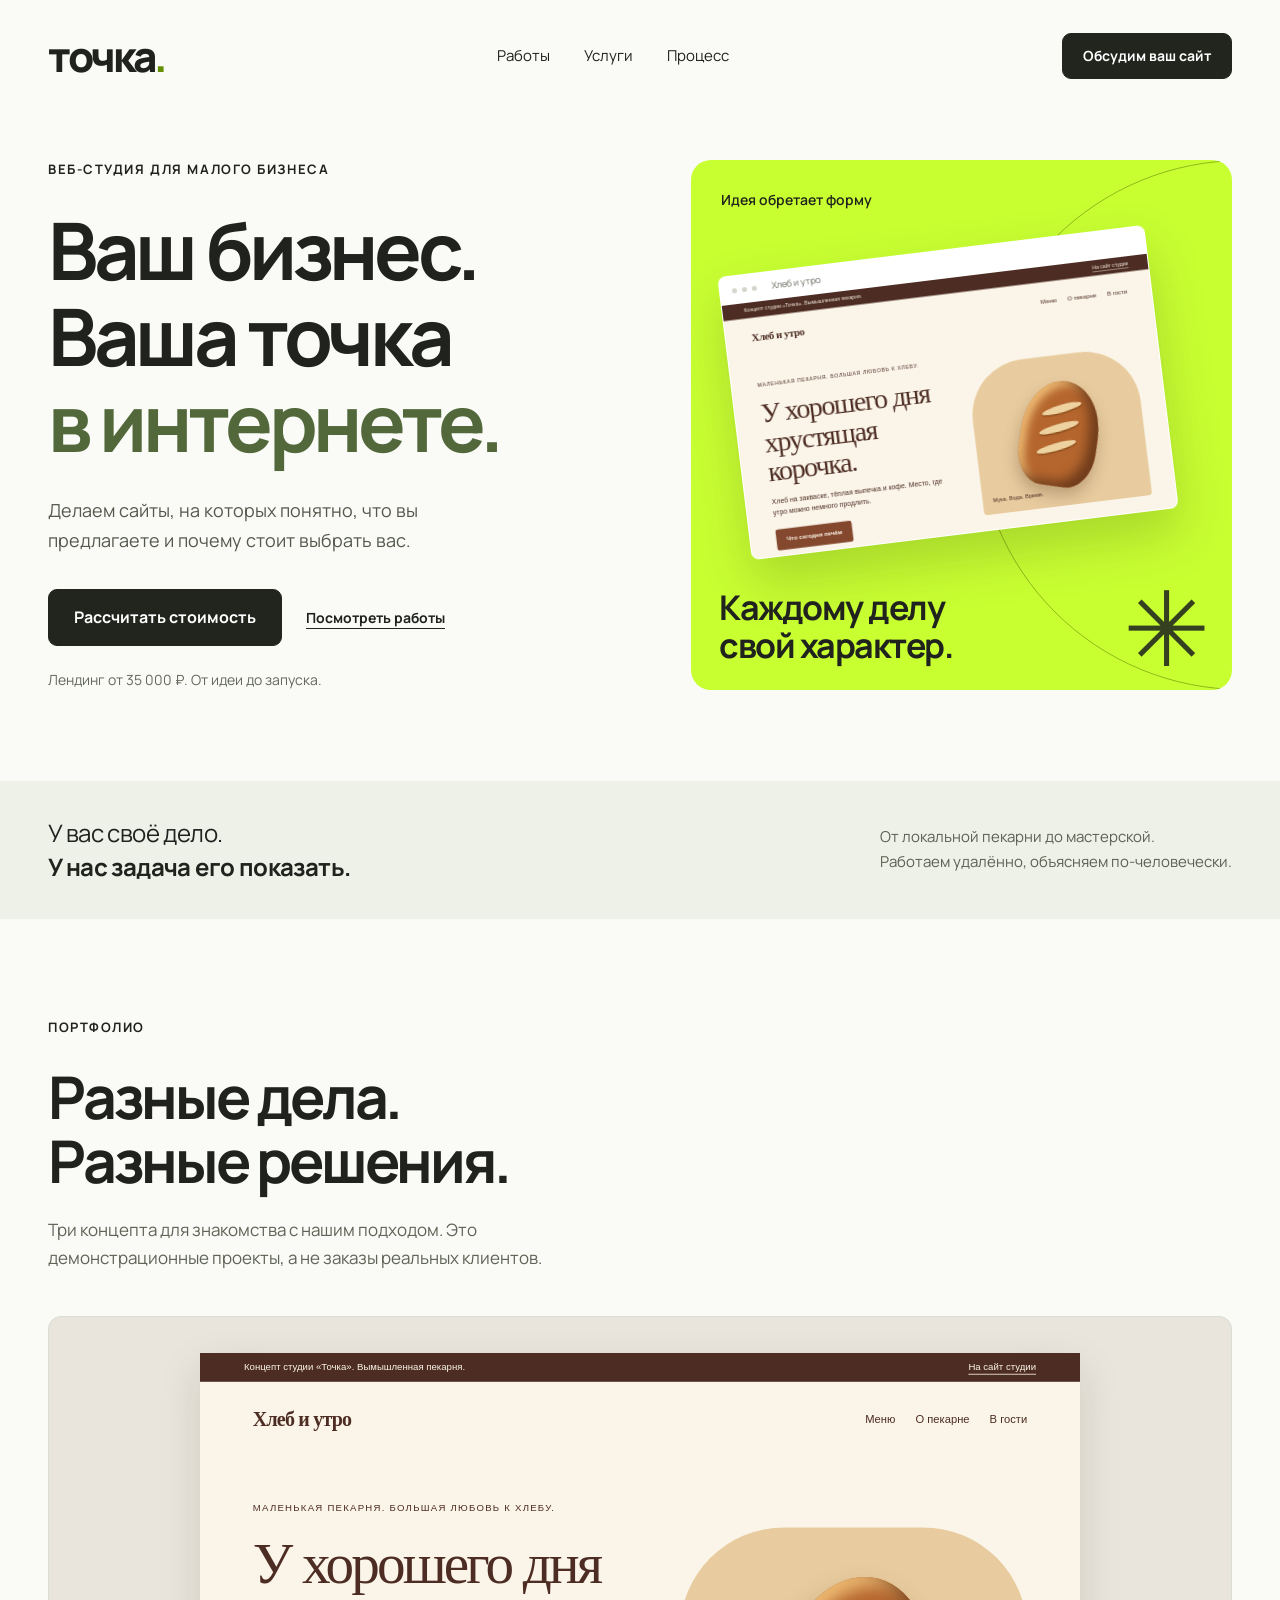
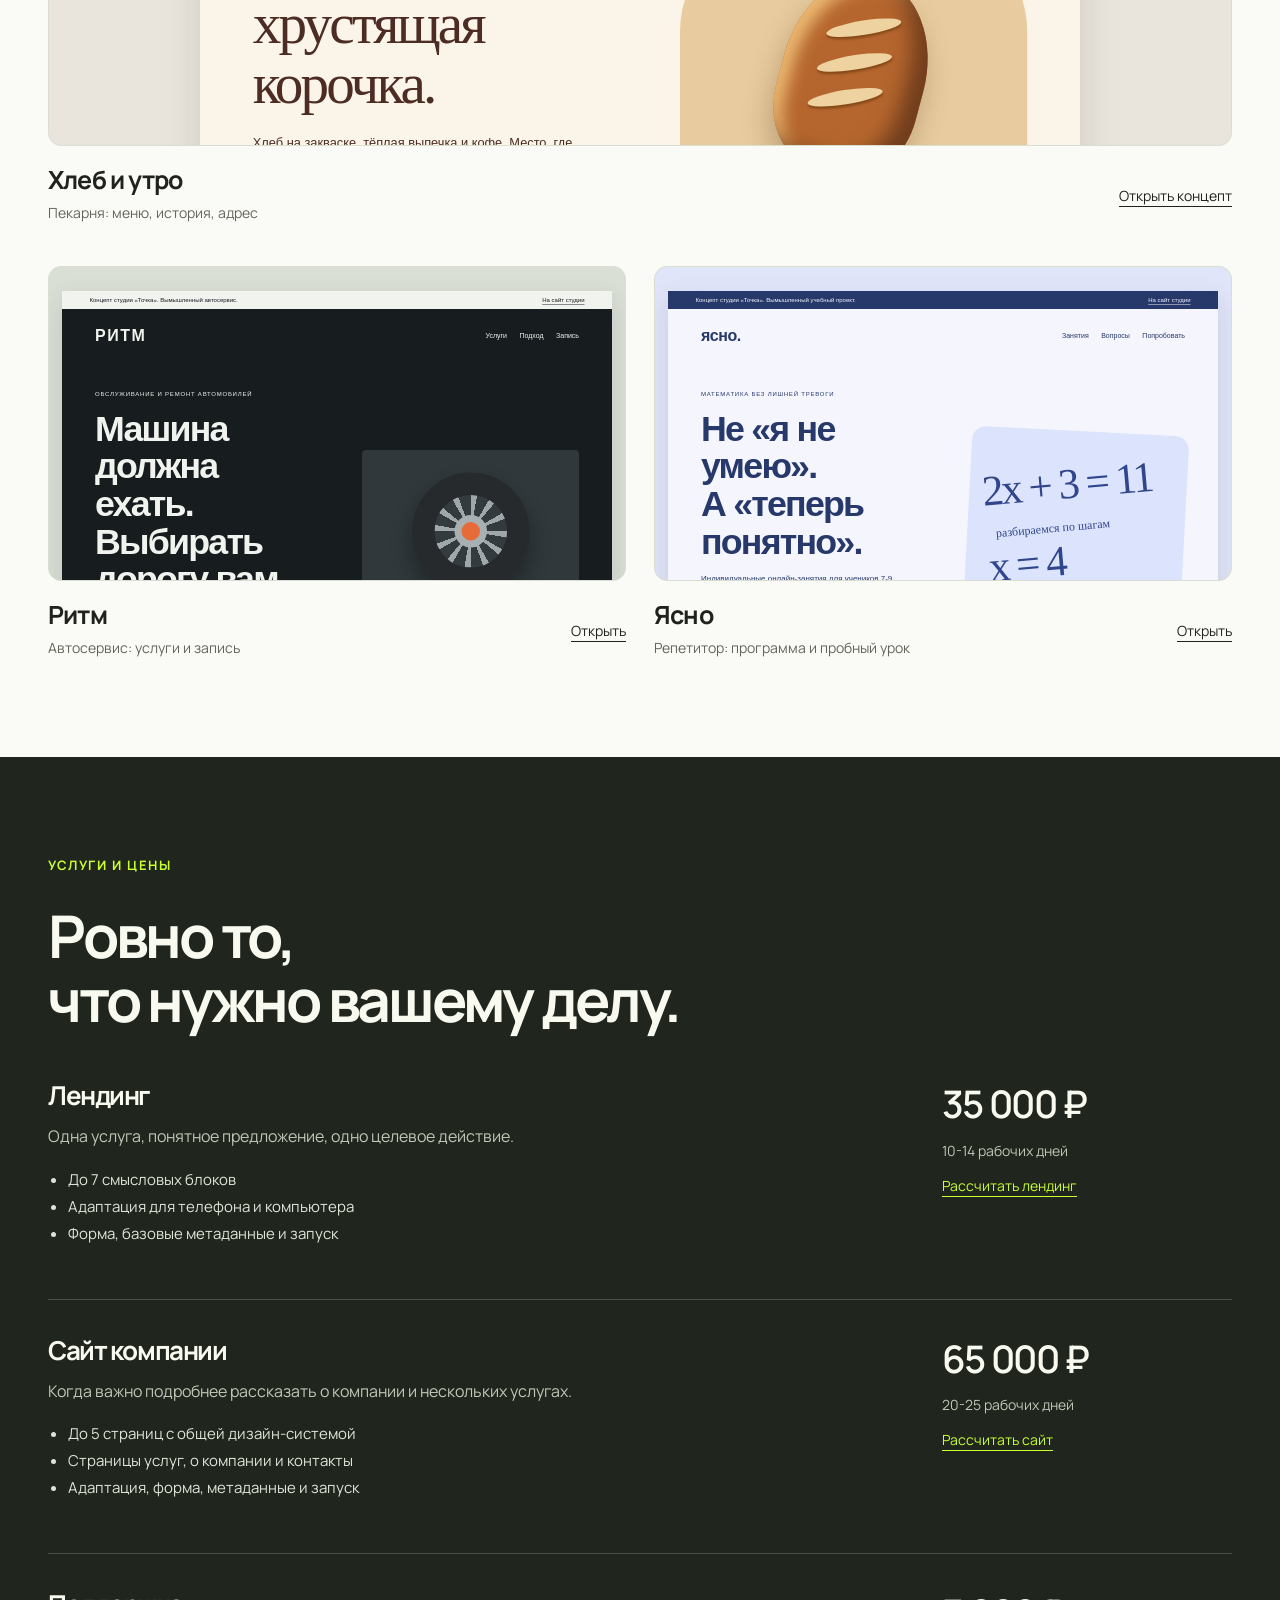
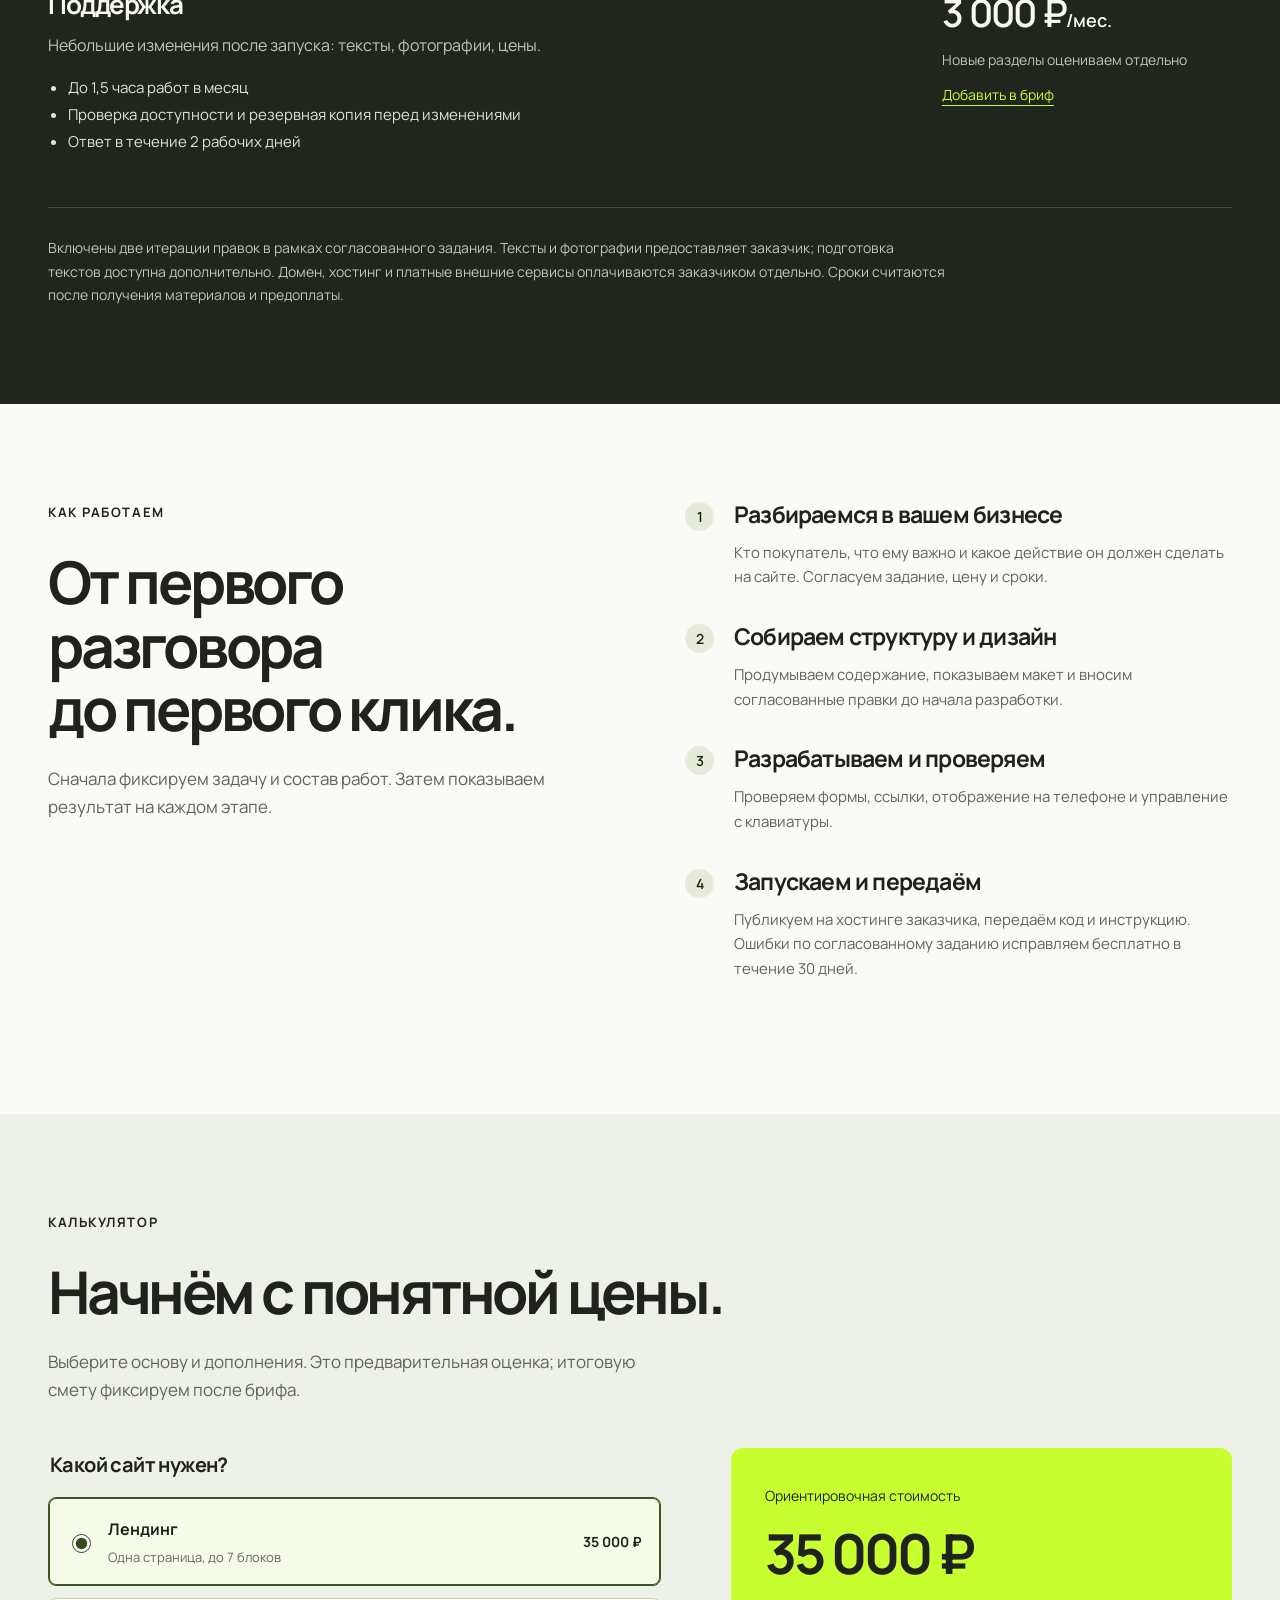
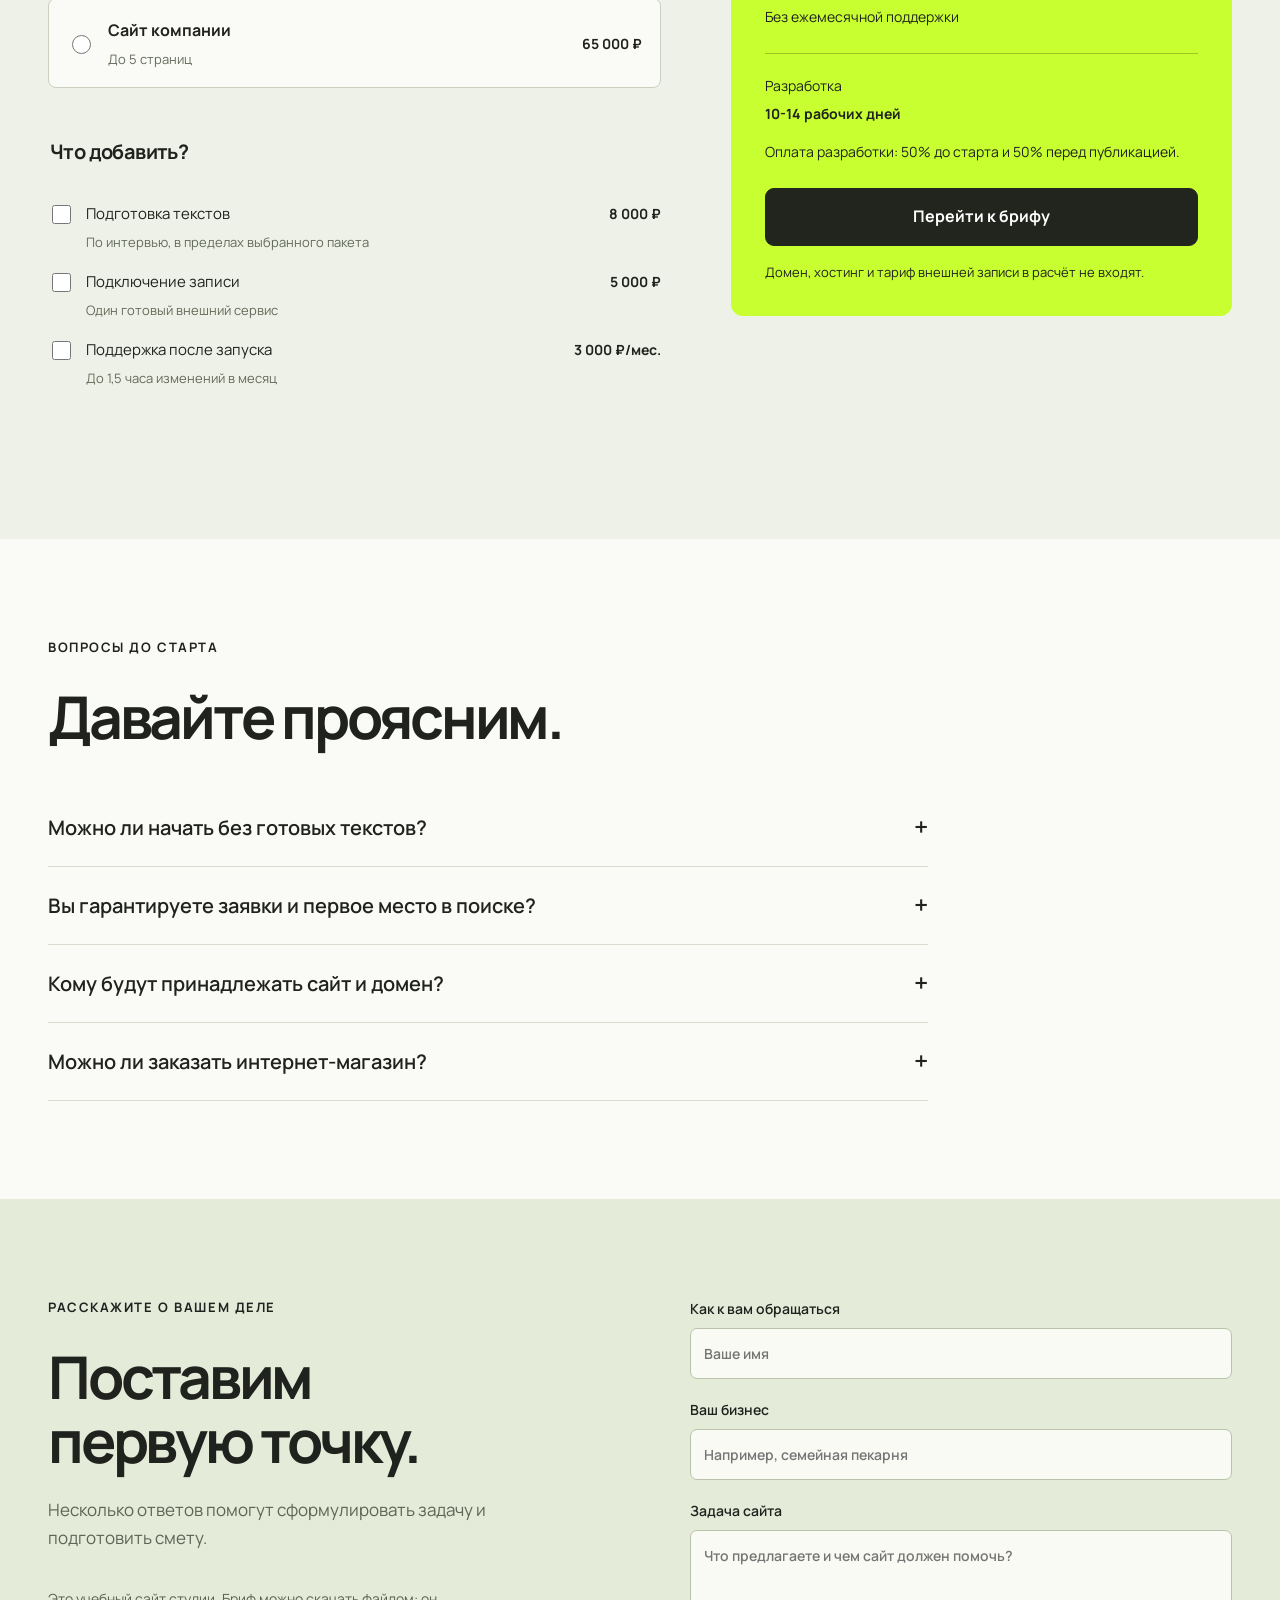
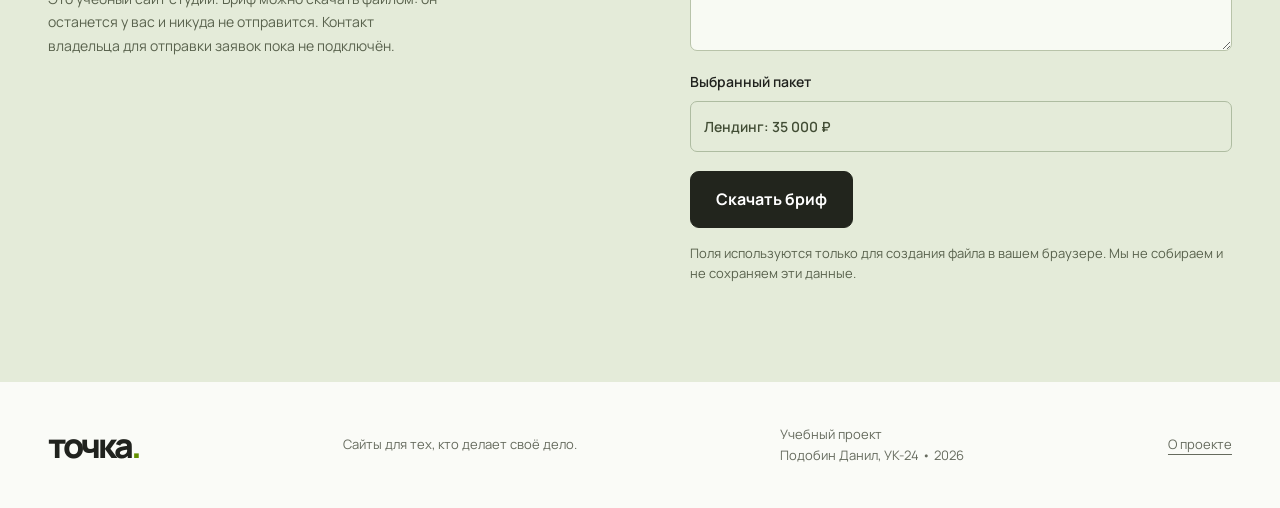
<file: index.html>
<!doctype html>
<html lang="ru"><head><meta charset="utf-8"><meta name="viewport" content="width=device-width, initial-scale=1"><meta name="theme-color" content="#c8ff31"><title>Точка | Сайты для малого бизнеса</title><meta name="description" content="Веб-студия Точка: лендинги от 35 000 ₽, сайты компаний от 65 000 ₽. Примеры решений, понятные этапы и калькулятор стоимости."><link rel="icon" href="favicon.svg" type="image/svg+xml"><link rel="stylesheet" href="style.css"><script src="app.js" defer></script></head>
<body><a class="skip" href="#main">Перейти к содержимому</a>
<header class="header wrap"><a class="wordmark" href="#" aria-label="Точка, на главную">точка<span>.</span></a><nav aria-label="Основная навигация"><a href="#work">Работы</a><a href="#services">Услуги</a><a href="#process">Процесс</a></nav><a class="button small" href="#brief">Обсудим ваш сайт</a><button class="menu-button" aria-expanded="false" aria-controls="mobile-nav">Меню</button></header>
<nav class="mobile-nav wrap" id="mobile-nav" hidden aria-label="Мобильная навигация"><a href="#work">Работы</a><a href="#services">Услуги</a><a href="#calculator">Стоимость</a><a href="#brief">Обсудить проект</a></nav>
<main id="main">
<section class="hero wrap"><div class="hero-copy"><p class="eyebrow">Веб-студия для малого бизнеса</p><h1>Ваш бизнес.<br>Ваша точка<br><span>в интернете.</span></h1><p class="lead">Делаем сайты, на которых понятно, что вы предлагаете и почему стоит выбрать вас.</p><div class="hero-actions"><a class="button" href="#calculator">Рассчитать стоимость</a><a class="text-link" href="#work">Посмотреть работы</a></div><p class="hero-note">Лендинг от 35 000 ₽. От идеи до запуска.</p></div><div class="hero-art" aria-hidden="true"><div class="art-caption">Идея обретает форму</div><div class="preview-frame main-preview"><div class="browser-bar"><span></span><span></span><span></span><b>Хлеб и утро</b></div><iframe src="demos/bakery.html" title="Демонстрационный сайт пекарни" tabindex="-1" loading="eager"></iframe></div><div class="art-label">Каждому делу<br>свой характер.</div><div class="orbit"></div><span class="art-star">✳</span></div></section>
<section class="promise"><div class="wrap promise-inner"><p>У вас своё дело.<br><strong>У нас задача его показать.</strong></p><span>От локальной пекарни до мастерской.<br>Работаем удалённо, объясняем по-человечески.</span></div></section>
<section class="section wrap" id="work"><p class="eyebrow">Портфолио</p><h2>Разные дела.<br>Разные решения.</h2><p class="section-intro">Три концепта для знакомства с нашим подходом. Это демонстрационные проекты, а не заказы реальных клиентов.</p><div class="projects"><article class="project project-wide"><a class="project-preview bakery-preview" href="demos/bakery.html" aria-label="Открыть демонстрационный сайт пекарни Хлеб и утро"><iframe src="demos/bakery.html" title="Предпросмотр сайта пекарни" tabindex="-1" aria-hidden="true" loading="lazy"></iframe></a><div class="project-caption"><div><h3>Хлеб и утро</h3><p>Пекарня: меню, история, адрес</p></div><a href="demos/bakery.html">Открыть концепт</a></div></article><article class="project"><a class="project-preview garage-preview" href="demos/garage.html" aria-label="Открыть демонстрационный сайт автосервиса Ритм"><iframe src="demos/garage.html" title="Предпросмотр автосервиса" tabindex="-1" aria-hidden="true" loading="lazy"></iframe></a><div class="project-caption"><div><h3>Ритм</h3><p>Автосервис: услуги и запись</p></div><a href="demos/garage.html">Открыть</a></div></article><article class="project"><a class="project-preview tutor-preview" href="demos/tutor.html" aria-label="Открыть демонстрационный сайт репетитора Ясно"><iframe src="demos/tutor.html" title="Предпросмотр сайта репетитора" tabindex="-1" aria-hidden="true" loading="lazy"></iframe></a><div class="project-caption"><div><h3>Ясно</h3><p>Репетитор: программа и пробный урок</p></div><a href="demos/tutor.html">Открыть</a></div></article></div></section>
<section class="services-section" id="services"><div class="wrap section"><p class="eyebrow">Услуги и цены</p><h2>Ровно то,<br>что нужно вашему делу.</h2><div class="service-list"><article><div><h3>Лендинг</h3><p>Одна услуга, понятное предложение, одно целевое действие.</p><ul><li>До 7 смысловых блоков</li><li>Адаптация для телефона и компьютера</li><li>Форма, базовые метаданные и запуск</li></ul></div><div class="service-price"><strong>35 000 ₽</strong><span>10-14 рабочих дней</span><a href="#calculator" data-package="landing">Рассчитать лендинг</a></div></article><article><div><h3>Сайт компании</h3><p>Когда важно подробнее рассказать о компании и нескольких услугах.</p><ul><li>До 5 страниц с общей дизайн-системой</li><li>Страницы услуг, о компании и контакты</li><li>Адаптация, форма, метаданные и запуск</li></ul></div><div class="service-price"><strong>65 000 ₽</strong><span>20-25 рабочих дней</span><a href="#calculator" data-package="company">Рассчитать сайт</a></div></article><article><div><h3>Поддержка</h3><p>Небольшие изменения после запуска: тексты, фотографии, цены.</p><ul><li>До 1,5 часа работ в месяц</li><li>Проверка доступности и резервная копия перед изменениями</li><li>Ответ в течение 2 рабочих дней</li></ul></div><div class="service-price"><strong>3 000 ₽<small>/мес.</small></strong><span>Новые разделы оцениваем отдельно</span><a href="#brief">Добавить в бриф</a></div></article></div><p class="fineprint">Включены две итерации правок в рамках согласованного задания. Тексты и фотографии предоставляет заказчик; подготовка текстов доступна дополнительно. Домен, хостинг и платные внешние сервисы оплачиваются заказчиком отдельно. Сроки считаются после получения материалов и предоплаты.</p></div></section>
<section class="section wrap process" id="process"><div><p class="eyebrow">Как работаем</p><h2>От первого<br>разговора<br>до первого клика.</h2><p class="section-intro">Сначала фиксируем задачу и состав работ. Затем показываем результат на каждом этапе.</p></div><ol class="process-list"><li><h3>Разбираемся в вашем бизнесе</h3><p>Кто покупатель, что ему важно и какое действие он должен сделать на сайте. Согласуем задание, цену и сроки.</p></li><li><h3>Собираем структуру и дизайн</h3><p>Продумываем содержание, показываем макет и вносим согласованные правки до начала разработки.</p></li><li><h3>Разрабатываем и проверяем</h3><p>Проверяем формы, ссылки, отображение на телефоне и управление с клавиатуры.</p></li><li><h3>Запускаем и передаём</h3><p>Публикуем на хостинге заказчика, передаём код и инструкцию. Ошибки по согласованному заданию исправляем бесплатно в течение 30 дней.</p></li></ol></section>
<section class="calculator-section" id="calculator"><div class="wrap section"><p class="eyebrow">Калькулятор</p><h2>Начнём с понятной цены.</h2><p class="section-intro">Выберите основу и дополнения. Это предварительная оценка; итоговую смету фиксируем после брифа.</p><div class="calculator"><form id="estimate-form"><fieldset><legend>Какой сайт нужен?</legend><label class="radio-option"><input type="radio" name="package" value="landing" checked><span><strong>Лендинг</strong><small>Одна страница, до 7 блоков</small></span><b>35 000 ₽</b></label><label class="radio-option"><input type="radio" name="package" value="company"><span><strong>Сайт компании</strong><small>До 5 страниц</small></span><b>65 000 ₽</b></label></fieldset><fieldset><legend>Что добавить?</legend><label class="check-option"><input type="checkbox" name="copy" value="8000"><span>Подготовка текстов<small>По интервью, в пределах выбранного пакета</small></span><b>8 000 ₽</b></label><label class="check-option"><input type="checkbox" name="booking" value="5000"><span>Подключение записи<small>Один готовый внешний сервис</small></span><b>5 000 ₽</b></label><label class="check-option"><input type="checkbox" name="support" value="3000"><span>Поддержка после запуска<small>До 1,5 часа изменений в месяц</small></span><b>3 000 ₽/мес.</b></label></fieldset></form><aside class="estimate"><span>Ориентировочная стоимость</span><output id="total" for="estimate-form" aria-live="polite">35 000 ₽</output><p id="recurring">Без ежемесячной поддержки</p><div class="estimate-detail"><span>Разработка</span><strong id="time">10-14 рабочих дней</strong></div><p>Оплата разработки: 50% до старта и 50% перед публикацией.</p><a class="button" href="#brief" id="use-estimate">Перейти к брифу</a><small>Домен, хостинг и тариф внешней записи в расчёт не входят.</small></aside></div></div></section>
<section class="section wrap faq"><p class="eyebrow">Вопросы до старта</p><h2>Давайте проясним.</h2><details><summary>Можно ли начать без готовых текстов?</summary><p>Да. Поможем составить список материалов. Тексты по интервью можно добавить в калькуляторе за 8 000 ₽. Фотосъёмка и покупка изображений оцениваются отдельно.</p></details><details><summary>Вы гарантируете заявки и первое место в поиске?</summary><p>Нет. Мы отвечаем за согласованный сайт и его техническую работу. Продажи зависят также от продукта, рекламы, спроса и обработки обращений. Продвижение в поиске не входит в базовую разработку.</p></details><details><summary>Кому будут принадлежать сайт и домен?</summary><p>Домен и хостинг регистрируются на заказчика. После полной оплаты передаём исходники и доступы. Права на сторонние шрифты, изображения и сервисы определяются их лицензиями.</p></details><details><summary>Можно ли заказать интернет-магазин?</summary><p>Да, как отдельный проект после обсуждения каталога, оплаты и доставки. В пакеты на этой странице интернет-магазин не входит, его цена калькулятором не рассчитывается.</p></details></section>
<section class="brief-section" id="brief"><div class="wrap section brief-grid"><div><p class="eyebrow">Расскажите о вашем деле</p><h2>Поставим<br>первую точку.</h2><p class="section-intro">Несколько ответов помогут сформулировать задачу и подготовить смету.</p><p class="brief-note">Это учебный сайт студии. Бриф можно скачать файлом: он останется у вас и никуда не отправится. Контакт владельца для отправки заявок пока не подключён.</p></div><form id="brief-form"><label>Как к вам обращаться<input name="name" autocomplete="name" required maxlength="100" placeholder="Ваше имя"></label><label>Ваш бизнес<input name="business" required maxlength="180" placeholder="Например, семейная пекарня"></label><label>Задача сайта<textarea name="task" required minlength="10" maxlength="3000" rows="4" placeholder="Что предлагаете и чем сайт должен помочь?"></textarea></label><label>Выбранный пакет<input name="estimate" id="brief-estimate" readonly value="Лендинг: 35 000 ₽"></label><button class="button" type="submit">Скачать бриф</button><p class="form-status" id="form-status" role="status"></p><small>Поля используются только для создания файла в вашем браузере. Мы не собираем и не сохраняем эти данные.</small></form></div></section>
</main><footer class="wrap footer"><a class="wordmark" href="#">точка<span>.</span></a><p>Сайты для тех, кто делает своё дело.</p><p>Учебный проект<br>Подобин Данил, УК-24 • 2026</p><a href="project.html">О проекте</a></footer></body></html>
</file>
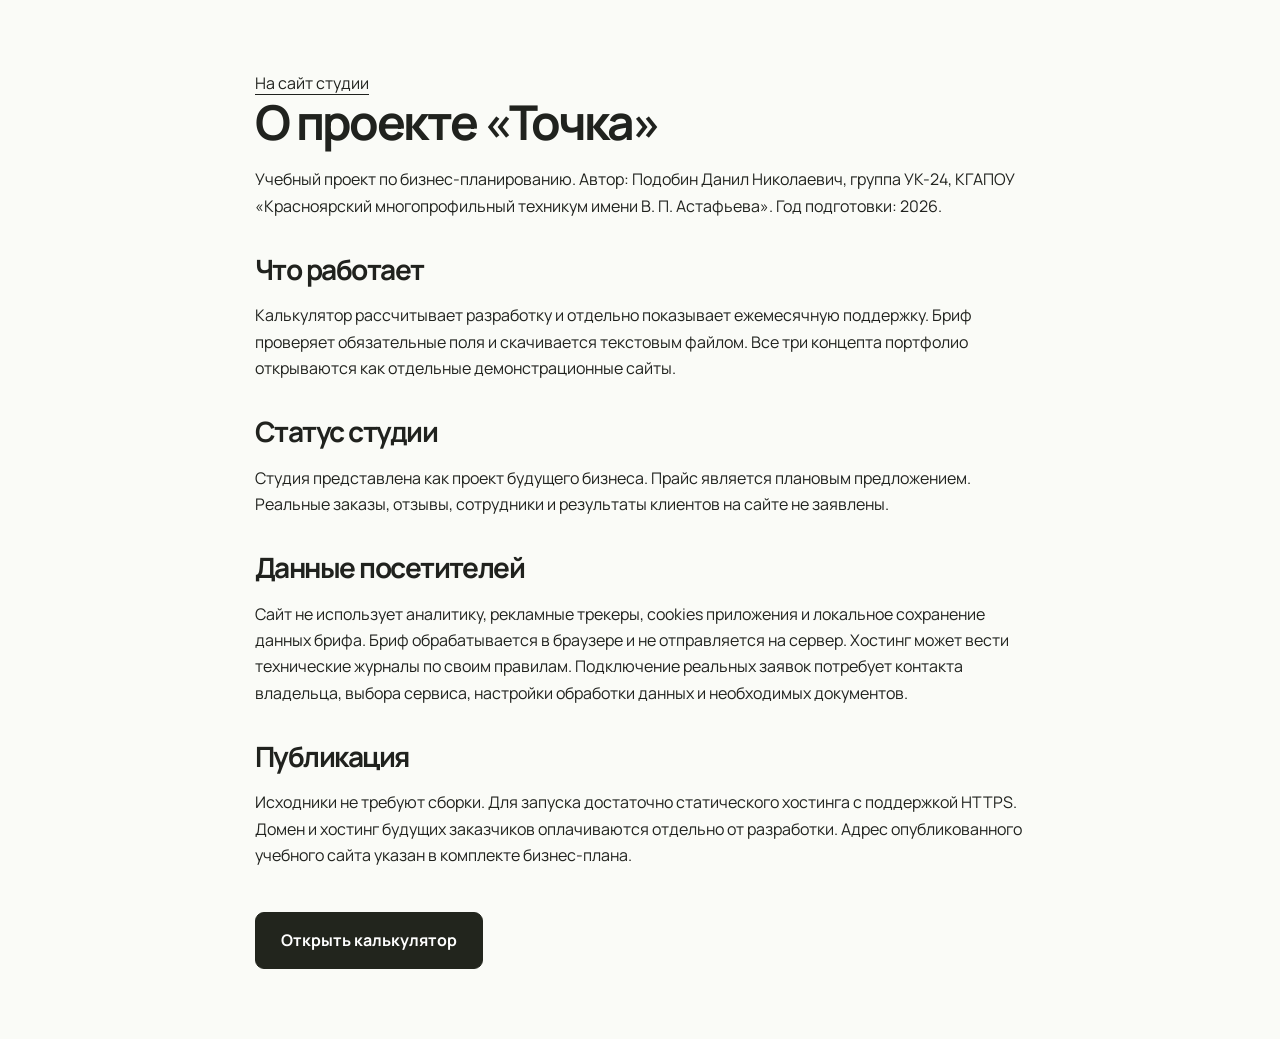
<file: project.html>
<!doctype html><html lang="ru"><head><meta charset="utf-8"><meta name="viewport" content="width=device-width,initial-scale=1"><meta name="robots" content="noindex"><title>О проекте | Точка</title><link rel="stylesheet" href="style.css"></head><body><main class="project-page"><a href="index.html">На сайт студии</a><h1>О проекте «Точка»</h1><p>Учебный проект по бизнес-планированию. Автор: Подобин Данил Николаевич, группа УК-24, КГАПОУ «Красноярский многопрофильный техникум имени В. П. Астафьева». Год подготовки: 2026.</p><h2>Что работает</h2><p>Калькулятор рассчитывает разработку и отдельно показывает ежемесячную поддержку. Бриф проверяет обязательные поля и скачивается текстовым файлом. Все три концепта портфолио открываются как отдельные демонстрационные сайты.</p><h2>Статус студии</h2><p>Студия представлена как проект будущего бизнеса. Прайс является плановым предложением. Реальные заказы, отзывы, сотрудники и результаты клиентов на сайте не заявлены.</p><h2>Данные посетителей</h2><p>Сайт не использует аналитику, рекламные трекеры, cookies приложения и локальное сохранение данных брифа. Бриф обрабатывается в браузере и не отправляется на сервер. Хостинг может вести технические журналы по своим правилам. Подключение реальных заявок потребует контакта владельца, выбора сервиса, настройки обработки данных и необходимых документов.</p><h2>Публикация</h2><p>Исходники не требуют сборки. Для запуска достаточно статического хостинга с поддержкой HTTPS. Домен и хостинг будущих заказчиков оплачиваются отдельно от разработки. Адрес опубликованного учебного сайта указан в комплекте бизнес-плана.</p><a class="button" href="index.html#calculator">Открыть калькулятор</a></main></body></html>
</file>
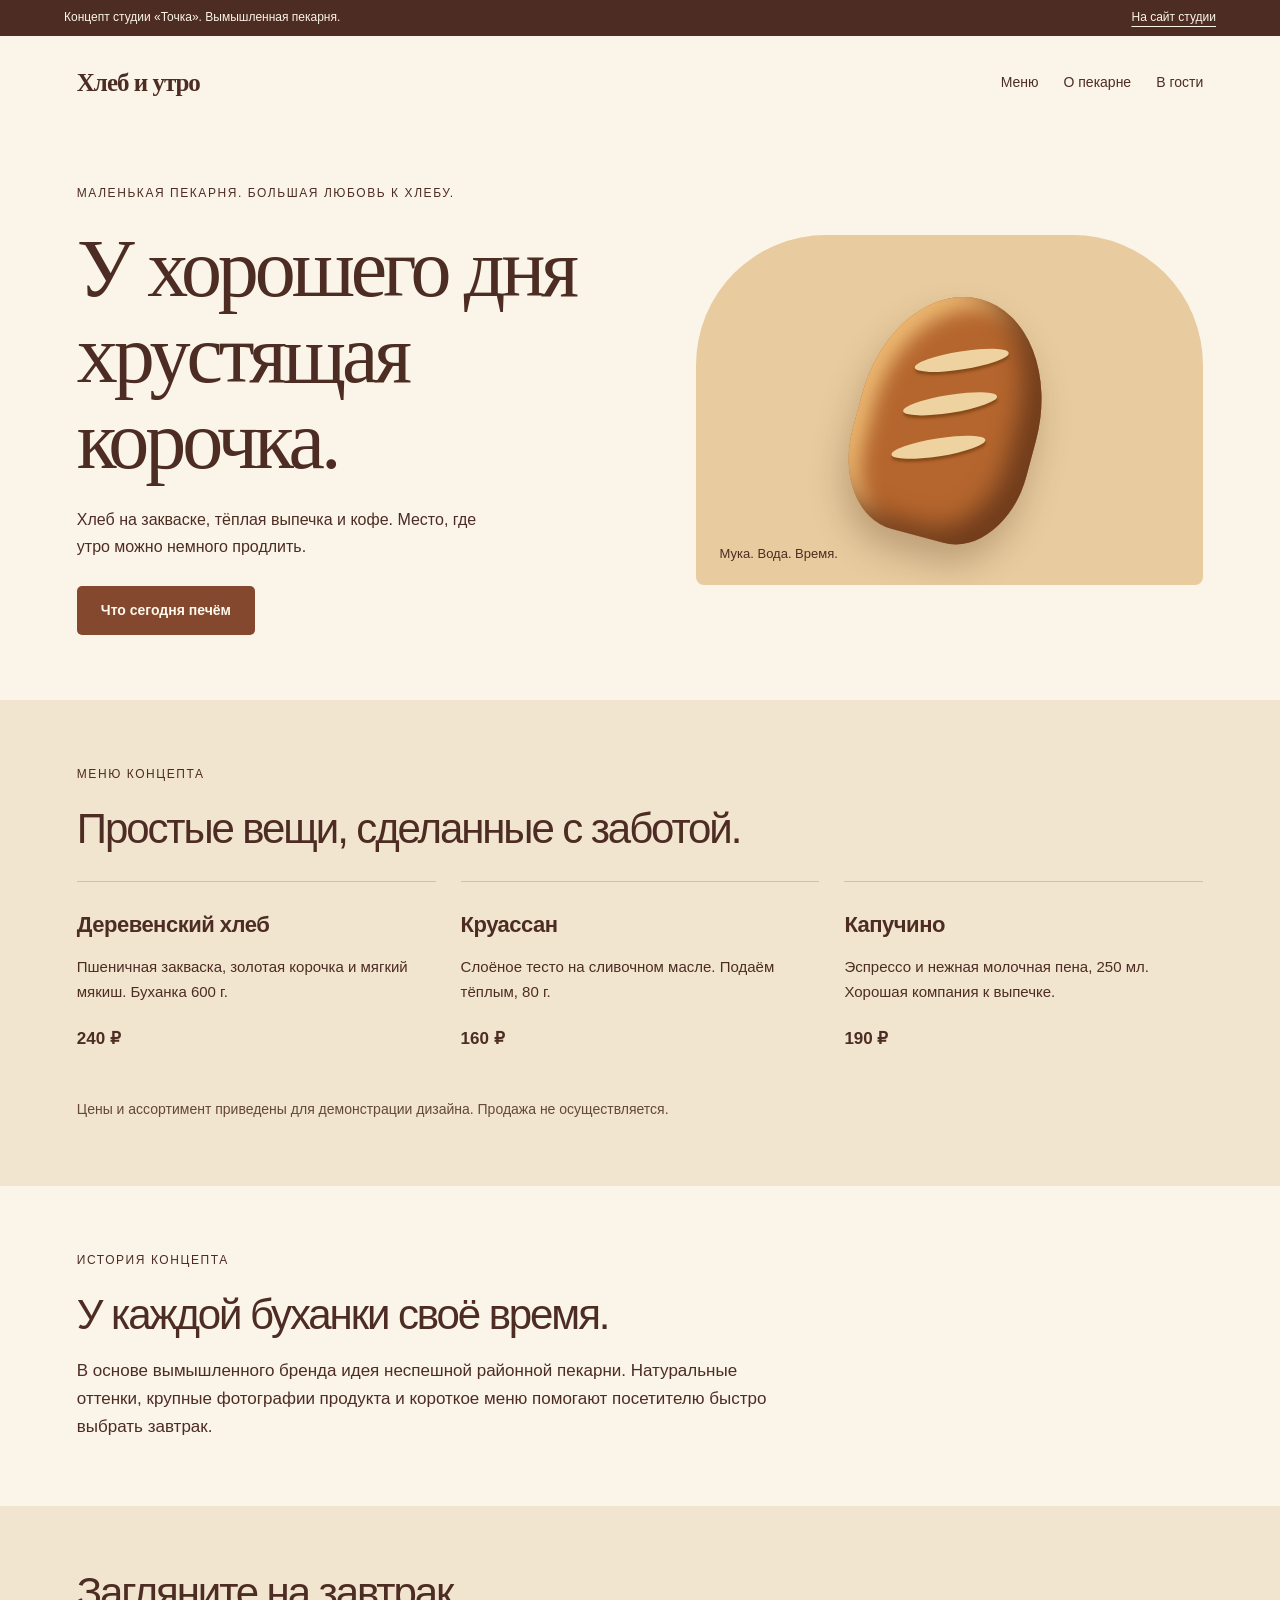
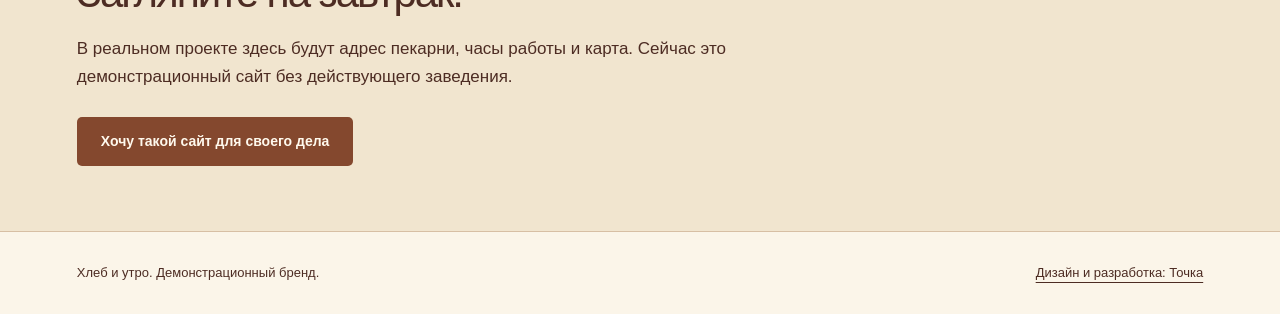
<file: demos/bakery.html>
<!doctype html><html lang="ru"><head><meta charset="utf-8"><meta name="viewport" content="width=device-width,initial-scale=1"><meta name="robots" content="noindex"><title>Хлеб и утро | Концепт сайта пекарни</title><link rel="stylesheet" href="demo.css"><style>body{--paper:#fbf5e9;--ink:#4d2c23;--accent:#84482e;--button-ink:#fff9ed;--scene:#e8cc9f;--line:#d7bfa4;--tint:#f1e5cf}.hero h1{font-family:Georgia,serif;font-weight:400}header .brand{font-family:Georgia,serif}</style></head><body><div class="demo-banner"><span>Концепт студии «Точка». Вымышленная пекарня.</span><a href="../index.html#work" target="_top">На сайт студии</a></div><header><a class="brand" href="#">Хлеб и утро</a><nav><a href="#menu">Меню</a><a href="#about">О пекарне</a><a href="#visit">В гости</a></nav></header><main><section class="hero"><div><p class="eyebrow">Маленькая пекарня. Большая любовь к хлебу.</p><h1>У хорошего дня<br>хрустящая корочка.</h1><p>Хлеб на закваске, тёплая выпечка и кофе. Место, где утро можно немного продлить.</p><a class="cta" href="#menu">Что сегодня печём</a></div><div class="art" role="img" aria-label="Стилизованная буханка хлеба с надрезами"><div class="bread"><i></i><i></i><i></i></div><span class="bread-label">Мука. Вода. Время.</span></div></section><section class="section tinted" id="menu"><p class="eyebrow">Меню концепта</p><h2>Простые вещи, сделанные с заботой.</h2><div class="grid"><article class="item"><h3>Деревенский хлеб</h3><p>Пшеничная закваска, золотая корочка и мягкий мякиш. Буханка 600 г.</p><strong>240 ₽</strong></article><article class="item"><h3>Круассан</h3><p>Слоёное тесто на сливочном масле. Подаём тёплым, 80 г.</p><strong>160 ₽</strong></article><article class="item"><h3>Капучино</h3><p>Эспрессо и нежная молочная пена, 250 мл. Хорошая компания к выпечке.</p><strong>190 ₽</strong></article></div><p class="note">Цены и ассортимент приведены для демонстрации дизайна. Продажа не осуществляется.</p></section><section class="section" id="about"><p class="eyebrow">История концепта</p><h2>У каждой буханки своё время.</h2><p>В основе вымышленного бренда идея неспешной районной пекарни. Натуральные оттенки, крупные фотографии продукта и короткое меню помогают посетителю быстро выбрать завтрак.</p></section><section class="section tinted" id="visit"><h2>Загляните на завтрак.</h2><p>В реальном проекте здесь будут адрес пекарни, часы работы и карта. Сейчас это демонстрационный сайт без действующего заведения.</p><a class="cta" href="../index.html#brief" target="_top">Хочу такой сайт для своего дела</a></section></main><footer><span>Хлеб и утро. Демонстрационный бренд.</span><a href="../index.html" target="_top">Дизайн и разработка: Точка</a></footer></body></html>
</file>
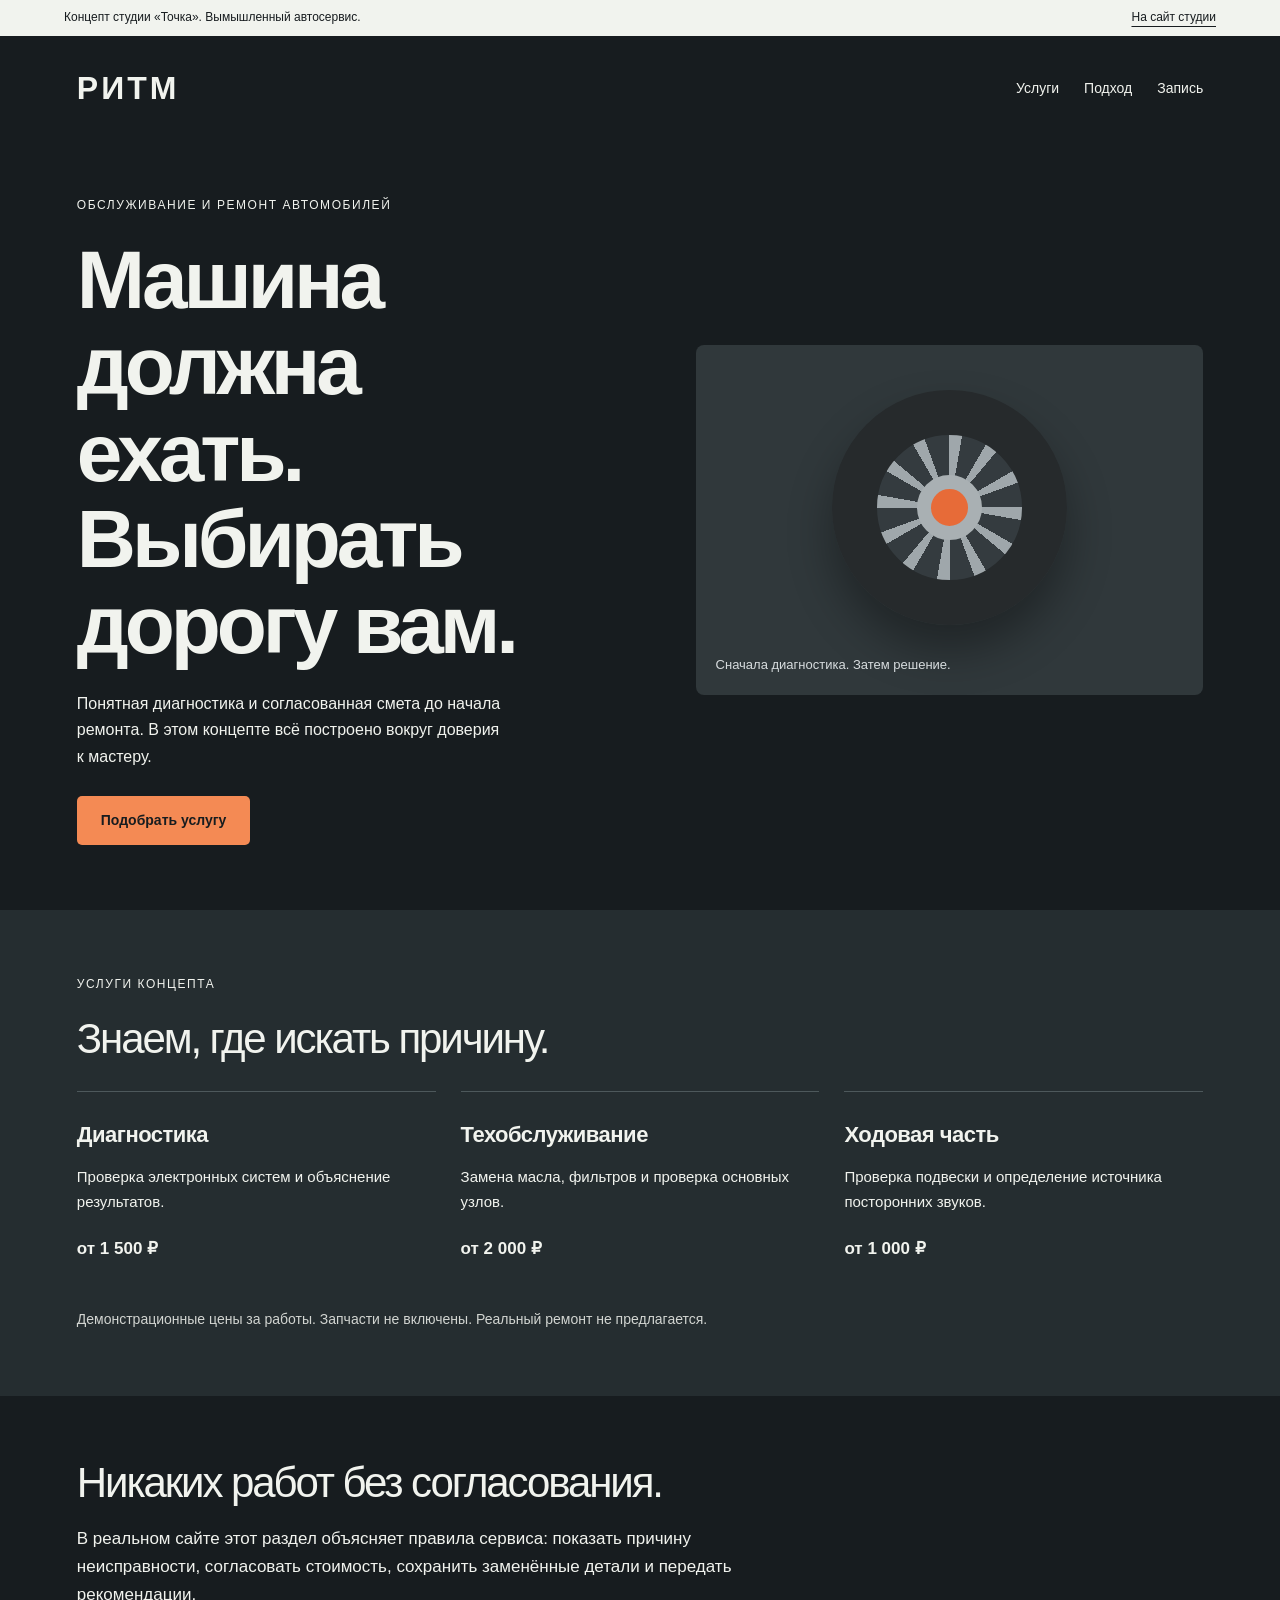
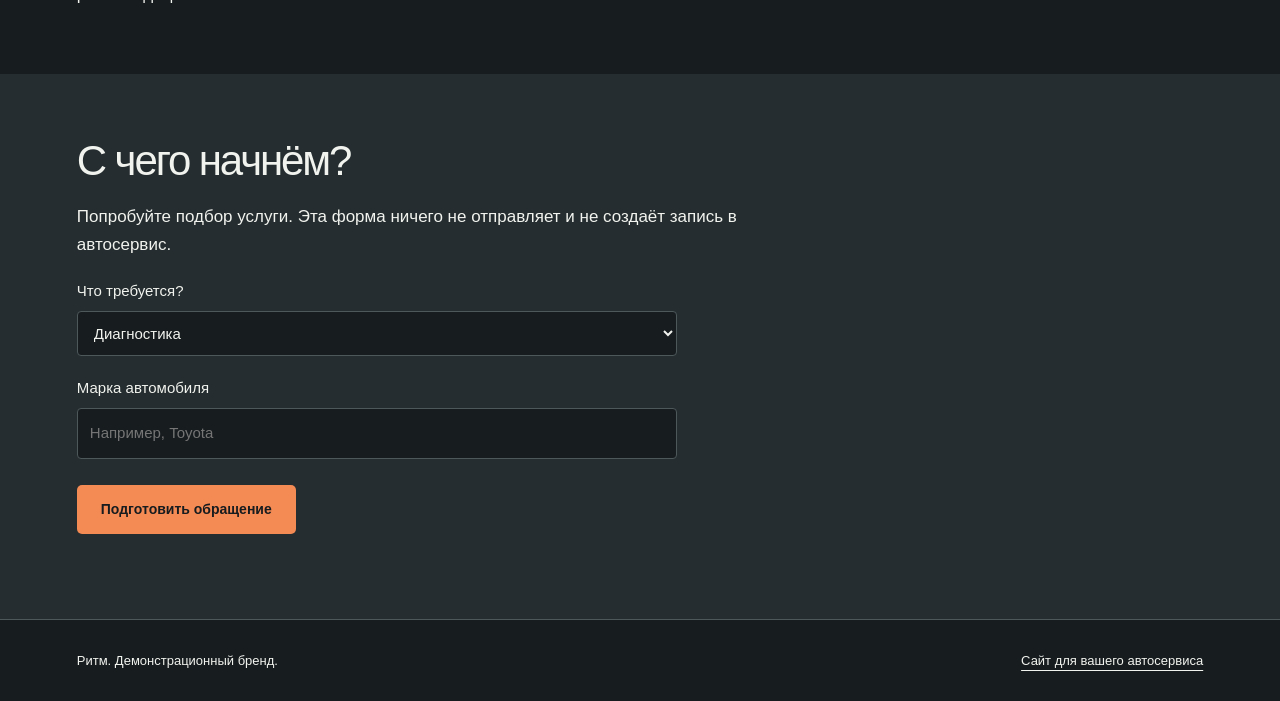
<file: demos/garage.html>
<!doctype html><html lang="ru"><head><meta charset="utf-8"><meta name="viewport" content="width=device-width,initial-scale=1"><meta name="robots" content="noindex"><title>Ритм | Концепт сайта автосервиса</title><link rel="stylesheet" href="demo.css"><style>body{--paper:#171c1f;--ink:#f1f3ee;--accent:#f48a54;--button-ink:#171c1f;--scene:#30383b;--line:#4d585b;--tint:#252d30}.art{border-radius:8px}header .brand{font-size:32px;text-transform:uppercase;letter-spacing:3px}.hero h1{font-weight:750}</style></head><body><div class="demo-banner"><span>Концепт студии «Точка». Вымышленный автосервис.</span><a href="../index.html#work" target="_top">На сайт студии</a></div><header><a class="brand" href="#">Ритм</a><nav><a href="#services">Услуги</a><a href="#approach">Подход</a><a href="#booking">Запись</a></nav></header><main><section class="hero"><div><p class="eyebrow">Обслуживание и ремонт автомобилей</p><h1>Машина должна<br>ехать. Выбирать<br>дорогу вам.</h1><p>Понятная диагностика и согласованная смета до начала ремонта. В этом концепте всё построено вокруг доверия к мастеру.</p><a class="cta" href="#booking">Подобрать услугу</a></div><div class="art" role="img" aria-label="Стилизованное автомобильное колесо"><div class="wheel"></div><span class="wheel-text">Сначала диагностика. Затем решение.</span></div></section><section class="section tinted" id="services"><p class="eyebrow">Услуги концепта</p><h2>Знаем, где искать причину.</h2><div class="grid"><article class="item"><h3>Диагностика</h3><p>Проверка электронных систем и объяснение результатов.</p><strong>от 1 500 ₽</strong></article><article class="item"><h3>Техобслуживание</h3><p>Замена масла, фильтров и проверка основных узлов.</p><strong>от 2 000 ₽</strong></article><article class="item"><h3>Ходовая часть</h3><p>Проверка подвески и определение источника посторонних звуков.</p><strong>от 1 000 ₽</strong></article></div><p class="note">Демонстрационные цены за работы. Запчасти не включены. Реальный ремонт не предлагается.</p></section><section class="section" id="approach"><h2>Никаких работ без согласования.</h2><p>В реальном сайте этот раздел объясняет правила сервиса: показать причину неисправности, согласовать стоимость, сохранить заменённые детали и передать рекомендации.</p></section><section class="section tinted" id="booking"><h2>С чего начнём?</h2><p>Попробуйте подбор услуги. Эта форма ничего не отправляет и не создаёт запись в автосервис.</p><form class="booking" id="service-form"><label>Что требуется?<select id="service"><option>Диагностика</option><option>Техобслуживание</option><option>Ходовая часть</option></select></label><label>Марка автомобиля<input id="car" required maxlength="80" placeholder="Например, Toyota"></label><button class="cta" type="submit">Подготовить обращение</button><p class="result" id="result" role="status"></p></form></section></main><footer><span>Ритм. Демонстрационный бренд.</span><a href="../index.html#brief" target="_top">Сайт для вашего автосервиса</a></footer><script>document.querySelector('#service-form').addEventListener('submit',e=>{e.preventDefault();document.querySelector('#result').textContent='Пример обращения: '+document.querySelector('#service').value+', автомобиль '+document.querySelector('#car').value.trim()+'.\nДемонстрация: обращение не отправлено, запись не создана.';});</script></body></html>
</file>
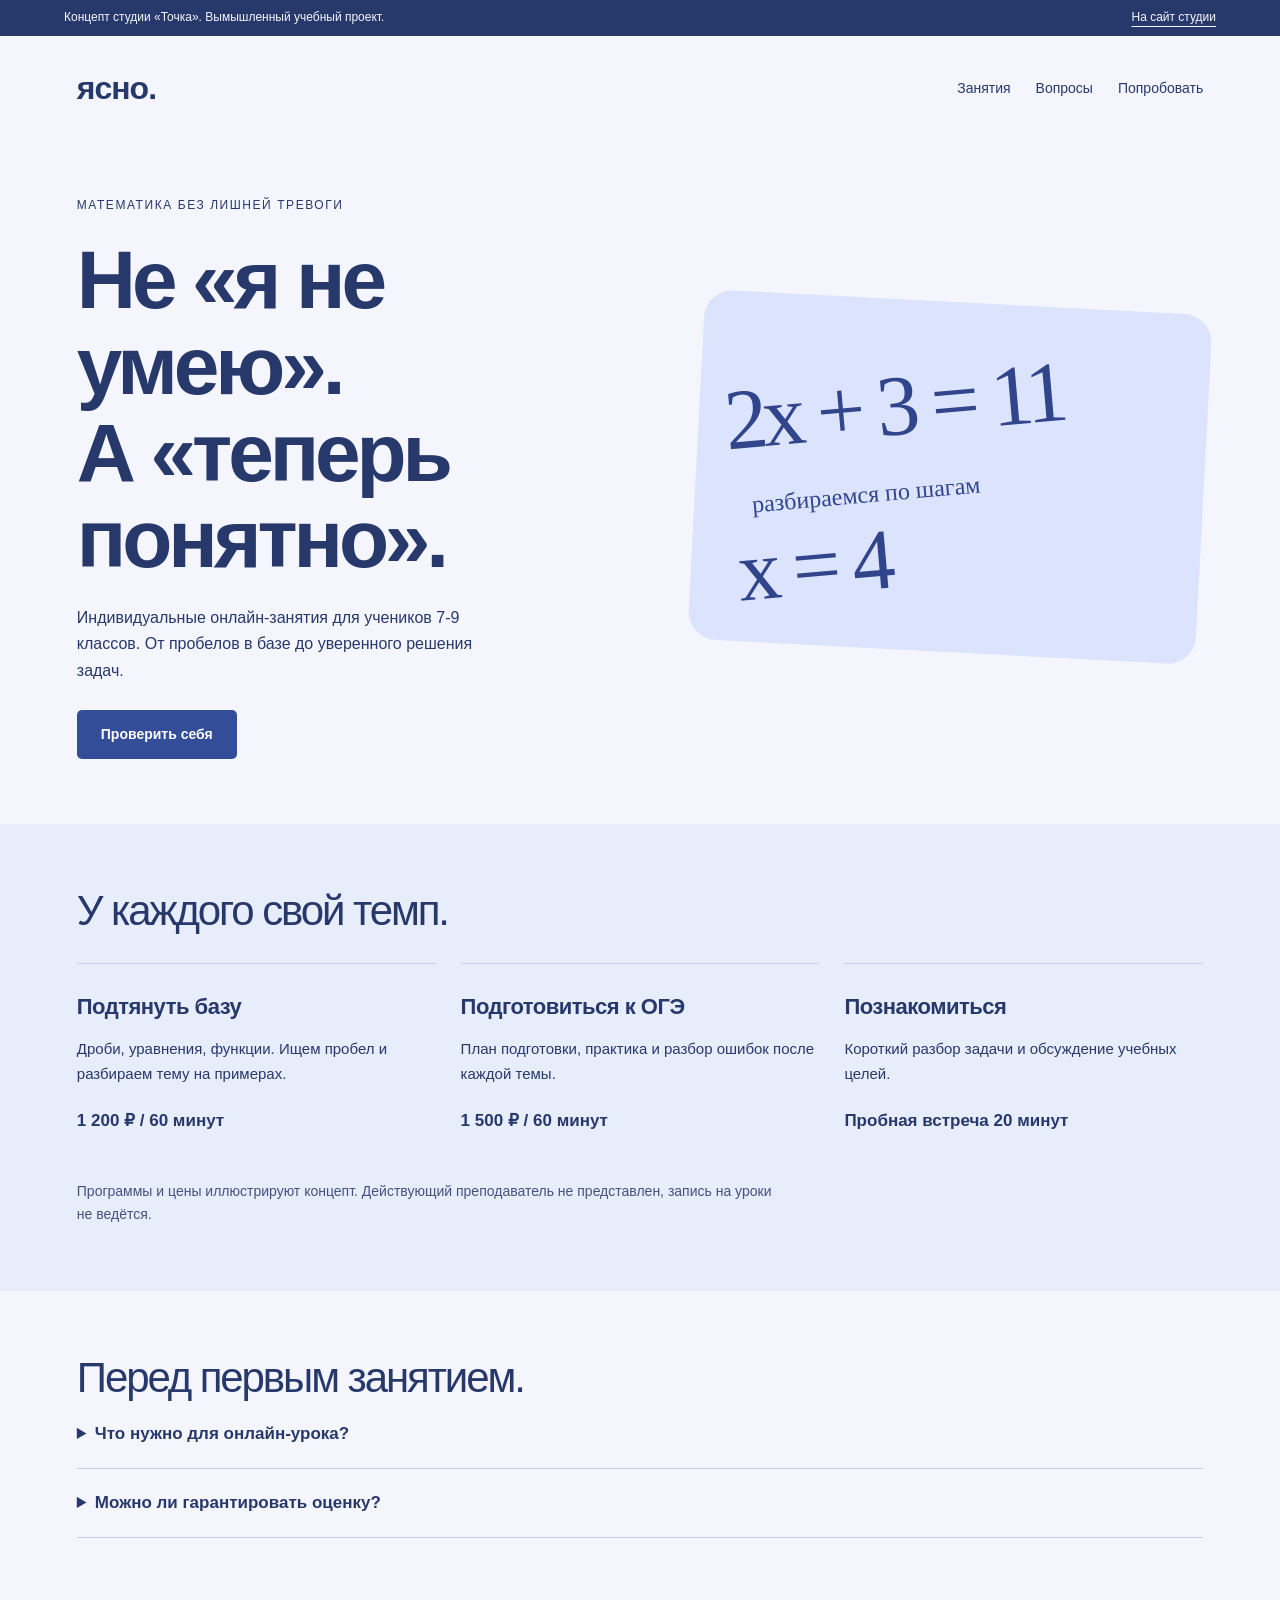
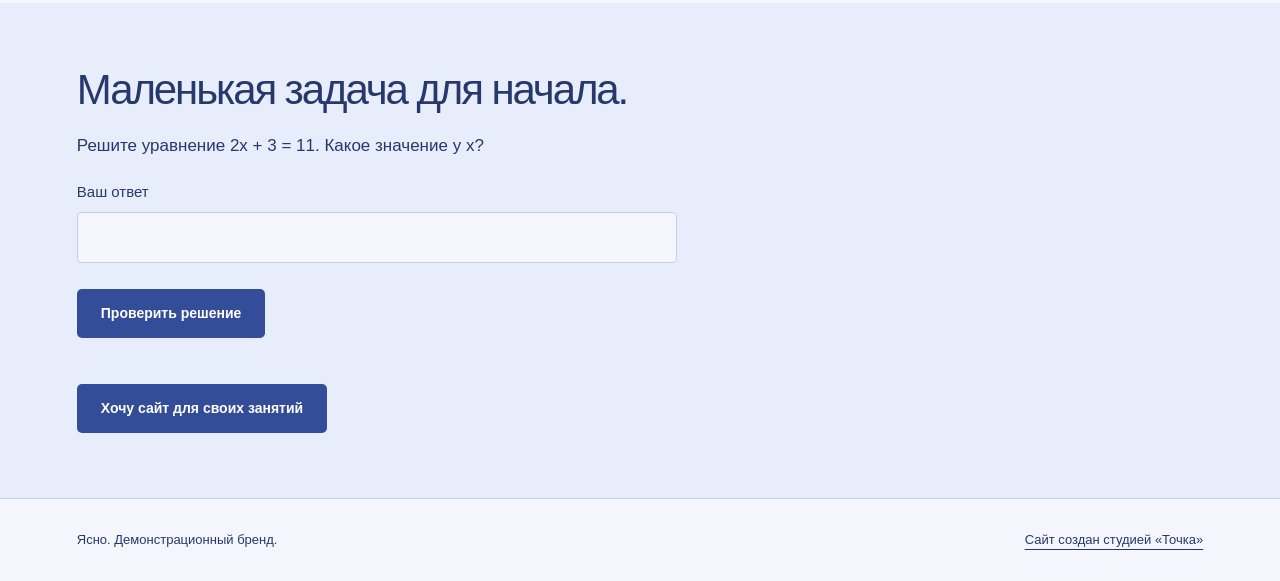
<file: demos/tutor.html>
<!doctype html><html lang="ru"><head><meta charset="utf-8"><meta name="viewport" content="width=device-width,initial-scale=1"><meta name="robots" content="noindex"><title>Ясно | Концепт сайта репетитора</title><link rel="stylesheet" href="demo.css"><style>body{--paper:#f5f6fd;--ink:#27386b;--accent:#334d98;--button-ink:white;--scene:#dce4fd;--line:#c6cfea;--tint:#e8edfc}.art{border-radius:28px;transform:rotate(3deg)}.hero h1{font-weight:650}header .brand{font-size:32px}</style></head><body><div class="demo-banner"><span>Концепт студии «Точка». Вымышленный учебный проект.</span><a href="../index.html#work" target="_top">На сайт студии</a></div><header><a class="brand" href="#">ясно.</a><nav><a href="#lessons">Занятия</a><a href="#questions">Вопросы</a><a href="#trial">Попробовать</a></nav></header><main><section class="hero"><div><p class="eyebrow">Математика без лишней тревоги</p><h1>Не «я не умею».<br>А «теперь<br>понятно».</h1><p>Индивидуальные онлайн-занятия для учеников 7-9 классов. От пробелов в базе до уверенного решения задач.</p><a class="cta" href="#trial">Проверить себя</a></div><div class="art" role="img" aria-label="Математическая запись два икс плюс три равно одиннадцать"><div class="equation">2x + 3 = 11<small>разбираемся по шагам</small>x = 4</div></div></section><section class="section tinted" id="lessons"><h2>У каждого свой темп.</h2><div class="grid"><article class="item"><h3>Подтянуть базу</h3><p>Дроби, уравнения, функции. Ищем пробел и разбираем тему на примерах.</p><strong>1 200 ₽ / 60 минут</strong></article><article class="item"><h3>Подготовиться к ОГЭ</h3><p>План подготовки, практика и разбор ошибок после каждой темы.</p><strong>1 500 ₽ / 60 минут</strong></article><article class="item"><h3>Познакомиться</h3><p>Короткий разбор задачи и обсуждение учебных целей.</p><strong>Пробная встреча 20 минут</strong></article></div><p class="note">Программы и цены иллюстрируют концепт. Действующий преподаватель не представлен, запись на уроки не ведётся.</p></section><section class="section" id="questions"><h2>Перед первым занятием.</h2><details><summary>Что нужно для онлайн-урока?</summary><p>В типовом формате понадобятся компьютер, стабильный интернет, тетрадь и видеосвязь. Конкретный сервис согласовывается с преподавателем.</p></details><details><summary>Можно ли гарантировать оценку?</summary><p>Нет. Результат зависит от исходного уровня, регулярности занятий и самостоятельной работы.</p></details></section><section class="section tinted" id="trial"><h2>Маленькая задача для начала.</h2><p>Решите уравнение 2x + 3 = 11. Какое значение у x?</p><form class="booking" id="quiz"><label>Ваш ответ<input id="answer" type="number" required step="any" inputmode="decimal"></label><button class="cta" type="submit">Проверить решение</button><p class="result" id="feedback" role="status"></p></form><a href="../index.html#brief" target="_top" class="cta">Хочу сайт для своих занятий</a></section></main><footer><span>Ясно. Демонстрационный бренд.</span><a href="../index.html" target="_top">Сайт создан студией «Точка»</a></footer><script>document.querySelector('#quiz').addEventListener('submit',e=>{e.preventDefault();document.querySelector('#feedback').textContent=Number(document.querySelector('#answer').value)===4?'Верно! Вычитаем 3 из обеих частей: 2x = 8. Делим на 2: x = 4.':'Попробуйте ещё раз: сначала вычтите 3 из обеих частей, затем разделите результат на 2.';});</script></body></html>
</file>
<file: style.css>
@font-face{font-family:Manrope;src:url('assets/manrope-400.ttf') format('truetype');font-weight:400;font-display:swap}@font-face{font-family:Manrope;src:url('assets/manrope-600.ttf') format('truetype');font-weight:600;font-display:swap}@font-face{font-family:Manrope;src:url('assets/manrope-700.ttf') format('truetype');font-weight:700;font-display:swap}@font-face{font-family:Manrope;src:url('assets/manrope-800.ttf') format('truetype');font-weight:800;font-display:swap}*{box-sizing:border-box}html{scroll-behavior:smooth;scroll-padding-top:28px}body{margin:0;background:#fafbf7;color:#20221e;font-family:Manrope,'Segoe UI',sans-serif;font-size:16px;line-height:1.65}a{color:inherit;text-underline-offset:5px}button,input,textarea{font:inherit}button,a,input,textarea,summary{-webkit-tap-highlight-color:transparent}button{cursor:pointer}a:focus-visible,button:focus-visible,input:focus-visible,textarea:focus-visible,summary:focus-visible{outline:3px solid #396b00;outline-offset:5px}a:hover{text-decoration-thickness:2px}h1,h2,h3,p{margin:0}h1,h2,h3{line-height:1.08;letter-spacing:-.055em}h2{font-size:clamp(36px,4.6vw,66px);font-weight:650}h3{font-size:26px;font-weight:650}h1{font-size:clamp(54px,6.2vw,90px);font-weight:700}h1 span{color:#52683b}ul{padding-left:20px}small{font-size:14px;line-height:1.55}.wrap{max-width:1320px;margin:auto;padding-left:48px;padding-right:48px}.header{height:112px;display:flex;align-items:center;justify-content:space-between;gap:30px}.wordmark{font-size:42px;letter-spacing:-3px;font-weight:800;text-decoration:none;line-height:1}.wordmark span{color:#639000}.header nav{display:flex;gap:34px}.header nav a{text-decoration:none;font-size:15px}.button{border:1px solid #22251d;border-radius:9px;background:#22251d;color:white;padding:17px 25px;text-decoration:none;display:inline-flex;justify-content:center;align-items:center;font-weight:650;line-height:1.35;transition:background .18s,transform .18s}.button:hover{background:#414b36;transform:translateY(-2px)}.button.small{font-size:14px;padding:13px 20px}.menu-button{display:none}.mobile-nav[hidden]{display:none}.eyebrow{text-transform:uppercase;letter-spacing:.12em;font-size:13px;font-weight:700;margin-bottom:27px}.hero{display:grid;grid-template-columns:1.13fr 1fr;gap:32px;align-items:center;padding-top:47px;padding-bottom:90px;overflow:hidden}.hero-copy{position:relative;z-index:1}.lead{font-size:18px;max-width:430px;margin-top:30px;line-height:1.7;color:#55594d}.hero-actions{display:flex;align-items:center;gap:24px;margin-top:33px}.text-link{font-size:14px;font-weight:650}.hero-note{font-size:14px;color:#63675c;margin-top:22px}.hero-art{height:530px;position:relative;background:#c8ff31;border-radius:20px;overflow:hidden}.art-caption{font-size:14px;font-weight:600;position:absolute;top:28px;left:30px}.preview-frame{background:#fff;box-shadow:0 24px 50px #36451935;border:1px solid #ffffff80;border-radius:8px;overflow:hidden}.main-preview{width:430px;height:285px;position:absolute;top:90px;left:42px;transform:rotate(-7deg);z-index:2}.browser-bar{height:28px;background:#fff;display:flex;align-items:center;gap:5px;padding:0 12px;color:#67665d}.browser-bar span{width:5px;height:5px;background:#d5d5cd;border-radius:50%}.browser-bar b{font-size:9px;margin-left:10px;font-weight:500}.main-preview iframe{border:0;width:1000px;height:645px;transform:scale(.43);transform-origin:top left;pointer-events:none}.art-label{font-size:34px;font-weight:700;letter-spacing:-1.5px;line-height:1.1;position:absolute;bottom:26px;left:28px;z-index:2}.art-star{position:absolute;right:22px;bottom:12px;font-size:104px;line-height:1;color:#34401f}.orbit{position:absolute;border:1px solid #8dba19;border-radius:50%;width:530px;height:530px;right:-275px;top:0}.promise{background:#eef1e7}.promise-inner{display:flex;justify-content:space-between;align-items:center;padding-top:35px;padding-bottom:35px;gap:30px}.promise p{font-size:24px;line-height:1.4;letter-spacing:-.6px}.promise strong{font-weight:650}.promise span{font-size:15px;color:#5b6153}.section{padding-top:98px;padding-bottom:98px}.section-intro{max-width:590px;color:#606456;font-size:17px;margin-top:24px}.projects{margin-top:44px;display:grid;grid-template-columns:1fr 1fr;gap:42px 28px}.project-wide{grid-column:span 2}.project-preview{display:block;overflow:hidden;border-radius:13px;height:315px;background:#e9e5dc;position:relative;border:1px solid #d9ded0}.project-preview iframe{width:1100px;height:850px;transform:scale(.5);transform-origin:top left;border:0;pointer-events:none;position:absolute;left:calc(50% - 275px);top:24px;box-shadow:0 20px 50px #15191020}.project-wide .project-preview{height:430px;background:#e9e5dc}.project-wide iframe{transform:scale(.8);left:calc(50% - 440px);top:36px}.garage-preview{background:#dadfd6}.tutor-preview{background:#e1e5fa}.project-preview:hover iframe{top:14px;transition:top .3s}.project-caption{display:flex;justify-content:space-between;gap:15px;margin-top:20px;align-items:center}.project-caption h3{font-size:25px;letter-spacing:-.8px}.project-caption p{font-size:14px;color:#62665a;margin-top:8px}.project-caption a{font-size:14px}.services-section{background:#20251d;color:#f8faef}.services-section .eyebrow{color:#c8ff31}.service-list{margin-top:50px}.service-list article{display:grid;grid-template-columns:1fr 290px;gap:40px;padding:36px 0;border-bottom:1px solid #4a5043}.service-list article:first-child{padding-top:0}.service-list article p{color:#bfc7b6;max-width:590px;margin-top:14px;font-size:16px}.service-list li{font-size:15px;line-height:1.8;color:#dfe4d8}.service-price{display:flex;flex-direction:column;align-items:flex-start;gap:12px}.service-price strong{font-size:38px;letter-spacing:-1.7px;line-height:1.2;font-weight:600}.service-price small{font-size:18px;letter-spacing:0}.service-price span{font-size:14px;color:#bfc7b6}.service-price a{color:#c8ff31;font-size:14px}.fineprint{font-size:14px;color:#bfc7b6;margin-top:28px;max-width:900px}.process{display:grid;grid-template-columns:1fr 1fr;gap:90px}.process-list{margin:0;padding:0;list-style:none;counter-reset:step}.process-list li{counter-increment:step;position:relative;margin:0 0 34px;padding-left:49px}.process-list li:before{content:counter(step);position:absolute;left:0;top:0;background:#e6ecd9;width:29px;height:29px;display:grid;place-items:center;border-radius:50%;font-size:14px;font-weight:600}.process-list h3{font-size:23px;letter-spacing:-.8px}.process-list p{margin-top:14px;color:#606456;font-size:15px}.calculator-section{background:#eef1e7}.calculator{display:grid;grid-template-columns:1.1fr .9fr;gap:70px;margin-top:44px}.calculator fieldset{border:0;padding:0;margin:0 0 35px}.calculator legend{font-size:20px;font-weight:650;margin-bottom:16px;letter-spacing:-.6px}.radio-option{display:flex;align-items:center;gap:14px;border:1px solid #c9d0bf;border-radius:8px;padding:18px;margin-bottom:12px;cursor:pointer;background:#fafbf7}.radio-option:has(input:checked){border-color:#3d5621;box-shadow:inset 0 0 0 1px #3d5621;background:#f5fbe8}.radio-option span{flex:1}.radio-option small,.check-option small{display:block;color:#646b5a;font-weight:400;font-size:13px;margin-top:5px}.radio-option b,.check-option b{font-weight:650;font-size:14px;white-space:nowrap}input[type=radio],input[type=checkbox]{width:19px;height:19px;accent-color:#344c1b;flex-shrink:0}.check-option{display:flex;align-items:flex-start;gap:12px;margin:18px 0;cursor:pointer}.check-option span{flex:1;font-size:15px}.estimate{background:#c8ff31;padding:34px;border-radius:12px;align-self:start;position:sticky;top:25px}.estimate>span{font-size:14px}.estimate output{font-size:clamp(40px,4.3vw,60px);letter-spacing:-3px;font-weight:650;display:block;margin-top:10px;line-height:1.3}.estimate>p{font-size:14px;margin-top:15px}.estimate-detail{margin-top:25px;padding-top:20px;border-top:1px solid #9cc725;display:flex;flex-direction:column;gap:5px;font-size:14px}.estimate .button{width:100%;margin:25px 0 16px}.estimate small{font-size:13px;display:block}.faq h2{margin-bottom:40px}.faq details{max-width:880px;border-bottom:1px solid #d6dbce;padding:22px 0}.faq summary{font-size:20px;font-weight:600;cursor:pointer;list-style:none;display:flex;justify-content:space-between;gap:25px}.faq summary::-webkit-details-marker{display:none}.faq summary:after{content:'+';font-size:25px;line-height:1.3;flex-shrink:0}.faq details[open] summary:after{content:'−'}.faq details p{margin-top:18px;color:#5c6353;max-width:750px}.brief-section{background:#e4ebd9}.brief-grid{display:grid;grid-template-columns:1fr 1fr;gap:100px}.brief-note{font-size:14px;color:#59624d;max-width:390px;margin-top:35px}.brief-grid form label{display:block;font-weight:600;font-size:14px;margin-bottom:19px}.brief-grid input,.brief-grid textarea{display:block;width:100%;background:#f8faf3;border:1px solid #b8c3a9;border-radius:7px;margin-top:8px;padding:13px;color:#20251d}.brief-grid input[readonly]{background:transparent;border-color:#aebca1;color:#424d35}.brief-grid form>small{font-size:13px;color:#59624d;display:block;margin-top:15px}.form-status{font-size:14px;margin-top:14px;font-weight:600}.footer{padding-top:42px;padding-bottom:42px;display:flex;align-items:center;justify-content:space-between;gap:30px}.footer p,.footer>a:last-child{font-size:13px;color:#666b5e}.footer .wordmark{font-size:34px}.skip{position:fixed;left:15px;top:-100px;padding:12px 20px;background:white;z-index:10}.skip:focus{top:10px}.mobile-nav{padding-bottom:24px}.mobile-nav a{display:block;padding:10px}.project-page{max-width:820px;margin:70px auto;padding:0 25px}.project-page h1{font-size:48px}.project-page h2{font-size:28px;margin-top:35px}.project-page p{margin:18px 0}.project-page .button{margin-top:25px}
@media(min-width:1500px){.hero-art{height:550px}}@media(max-width:1100px){.wrap{padding-left:30px;padding-right:30px}.hero{gap:22px}.hero-art{height:480px}.main-preview{left:24px;width:390px}.hero-actions{gap:16px;flex-wrap:wrap}.hero-art .art-label{font-size:28px}.calculator,.brief-grid{gap:40px}.process{gap:45px}.header nav{gap:20px}.service-list article{grid-template-columns:1fr 260px}.project-preview iframe{transform:scale(.43);left:calc(50% - 236.5px)}.project-wide iframe{transform:scale(.7);left:calc(50% - 385px)}}@media(max-width:760px){html{scroll-padding-top:20px}.wrap{padding-left:22px;padding-right:22px}.header{height:86px;gap:15px}.wordmark{font-size:36px}.header nav,.header>.button{display:none}.menu-button{display:block;border:1px solid #c7cebc;padding:8px 14px;border-radius:6px;background:transparent;font-size:14px}.hero{grid-template-columns:1fr;padding-top:28px;padding-bottom:48px;gap:38px}.hero .eyebrow{font-size:11px;margin-bottom:20px}.hero h1{font-size:clamp(38px,10.7vw,76px)}.lead{margin-top:23px;font-size:17px}.hero-art{height:400px;max-width:500px;width:100%}.main-preview{top:70px;left:22px;width:330px;height:225px}.main-preview iframe{transform:scale(.33)}.art-caption{top:20px;left:24px}.art-label{bottom:20px;left:22px;font-size:27px!important}.art-star{font-size:74px;bottom:9px;right:15px}.hero-note{font-size:13px}.promise-inner{display:block;padding-top:27px;padding-bottom:27px}.promise p{font-size:22px}.promise span{display:block;margin-top:18px;font-size:14px}.section{padding-top:64px;padding-bottom:64px}h2{font-size:40px}.eyebrow{font-size:12px;margin-bottom:20px}.section-intro{font-size:16px}.projects{grid-template-columns:1fr;margin-top:30px;gap:32px}.project-wide{grid-column:auto}.project-preview,.project-wide .project-preview{height:280px}.project-preview iframe,.project-wide iframe{transform:scale(.44);left:calc(50% - 242px);top:24px}.project-caption h3{font-size:23px}.project-caption p{font-size:13px}.project-caption a{font-size:13px}.service-list article{grid-template-columns:1fr;gap:20px;padding:30px 0}.service-list h3{font-size:28px}.service-price strong{font-size:32px}.service-price{gap:8px}.service-list article ul{margin-bottom:0}.process,.calculator,.brief-grid{grid-template-columns:1fr;gap:34px}.process-list li:last-child{margin-bottom:0}.estimate{position:static;padding:25px}.estimate output{font-size:52px}.radio-option{padding:14px;gap:8px}.radio-option strong{font-size:15px}.radio-option small{font-size:12px}.radio-option b,.check-option b{font-size:13px}.check-option{gap:9px}.faq summary{font-size:18px}.brief-note{margin-top:22px}.footer{display:grid;grid-template-columns:1fr 1fr;padding-top:30px;padding-bottom:30px;gap:22px}.footer p{font-size:12px}.footer p:nth-child(2){text-align:right}.footer>a:last-child{justify-self:end}.project-page h1{font-size:38px}}@media(prefers-reduced-motion:reduce){html{scroll-behavior:auto}*,*:before,*:after{transition:none!important;animation:none!important}}@media print{.header,.hero-art,.projects iframe,.menu-button{display:none}.section{padding-top:25px;padding-bottom:25px}.wrap{padding-left:0;padding-right:0}.calculator,.brief-grid,.process{display:block}.estimate{position:static}.button{border:1px solid #222;background:white;color:#222}}

@media(max-width:400px){.hero-art .art-star{display:none}}
</file>
<file: demos/demo.css>
*{box-sizing:border-box}html{scroll-behavior:smooth}body{margin:0;font-family:'Segoe UI',sans-serif;color:var(--ink);background:var(--paper);font-size:17px;line-height:1.65}h1,h2,h3,p{margin:0}h1,h2{line-height:1.05;letter-spacing:-.05em}h1{font-size:clamp(46px,6.5vw,82px);font-weight:600}h2{font-size:42px;font-weight:500}a{color:inherit;text-underline-offset:5px}a:focus-visible,button:focus-visible,summary:focus-visible,input:focus-visible{outline:3px solid var(--accent);outline-offset:5px}.demo-banner{background:var(--ink);color:var(--paper);font-size:12px;padding:8px 5%;display:flex;justify-content:space-between;gap:15px}.demo-banner a{color:inherit}header{padding:26px 6%;display:flex;align-items:center;justify-content:space-between;gap:20px}header .brand{font-size:25px;font-weight:700;text-decoration:none;letter-spacing:-1px}header nav{display:flex;gap:25px;font-size:14px}header nav a{text-decoration:none}.hero{padding:55px 6% 65px;display:grid;grid-template-columns:1.15fr 1fr;gap:35px;align-items:center}.hero p{margin-top:23px;max-width:430px;font-size:16px}.eyebrow{font-size:12px!important;letter-spacing:.13em;text-transform:uppercase;margin-bottom:22px!important;margin-top:0!important}.cta{display:inline-flex;align-items:center;justify-content:center;padding:13px 24px;margin-top:26px;border:0;border-radius:5px;background:var(--accent);color:var(--button-ink);font:inherit;font-size:14px;font-weight:600;text-decoration:none;cursor:pointer}.art{height:350px;position:relative;overflow:hidden;border-radius:130px 130px 8px 8px;background:var(--scene)}.bread{position:absolute;background:#b5662e;width:180px;height:245px;left:calc(50% - 90px);top:60px;border-radius:50% 50% 35% 35%;transform:rotate(15deg);box-shadow:inset -23px -12px 25px #713d1c,inset 14px 8px 20px #edba73,0 20px 35px #4a251044}.bread i{position:absolute;width:95px;height:18px;border-radius:50%;background:#eed2a0;left:40px;transform:rotate(-24deg);box-shadow:0 3px 3px #854917}.bread i:nth-child(1){top:55px}.bread i:nth-child(2){top:100px}.bread i:nth-child(3){top:145px}.bread-label{position:absolute;bottom:20px;left:24px;font-size:13px}.section{padding:65px 6%}.section>p{max-width:700px;margin-top:20px}.grid{display:grid;grid-template-columns:repeat(3,1fr);gap:25px;margin-top:30px}.item{padding:25px 0;border-top:1px solid var(--line)}.item h3{font-size:22px;letter-spacing:-.5px}.item p{font-size:15px;margin-top:12px}.item strong{display:block;margin-top:20px}.tinted{background:var(--tint)}footer{padding:30px 6%;font-size:13px;border-top:1px solid var(--line);display:flex;justify-content:space-between;gap:20px}details{padding:20px 0;border-bottom:1px solid var(--line)}summary{cursor:pointer;font-weight:600}details p{padding-top:14px;font-size:15px}.wheel{height:235px;width:235px;border-radius:50%;border:45px solid #262a2c;background:repeating-conic-gradient(#9fa7ab 0deg 10deg,#343b3f 10deg 30deg);position:absolute;left:calc(50% - 117px);top:45px;box-shadow:0 25px 45px #0005}.wheel:after{content:'';position:absolute;inset:40px;background:#e76b38;border:14px solid #a9b0b3;border-radius:50%}.wheel-text{position:absolute;left:20px;bottom:20px;font-size:13px;color:#d7dcde}.equation{font-size:86px;line-height:1.2;letter-spacing:-5px;position:absolute;left:35px;top:55px;transform:rotate(-8deg);font-family:Georgia,serif;color:#30458b}.equation small{font-size:24px;letter-spacing:0;display:block;margin:20px 0 0 20px}.note{font-size:14px!important;opacity:.85}.booking{max-width:600px}.booking label{display:block;margin-top:20px;font-size:15px}.booking input,.booking select{display:block;width:100%;margin-top:7px;padding:12px;background:var(--paper);color:var(--ink);border:1px solid var(--line);border-radius:4px;font:inherit}.result{margin-top:20px;white-space:pre-line;font-size:15px}@media(max-width:650px){header nav{gap:12px;font-size:12px}header{padding:23px 5%}header .brand{font-size:21px}.hero{grid-template-columns:1fr;padding:35px 5% 45px;gap:30px}.art{height:300px}.grid{grid-template-columns:1fr;gap:0}.section{padding:45px 5%}h2{font-size:34px}.demo-banner{font-size:11px}footer{display:block}footer a{display:block;margin-top:10px}}@media(prefers-reduced-motion:reduce){html{scroll-behavior:auto}}
</file>
